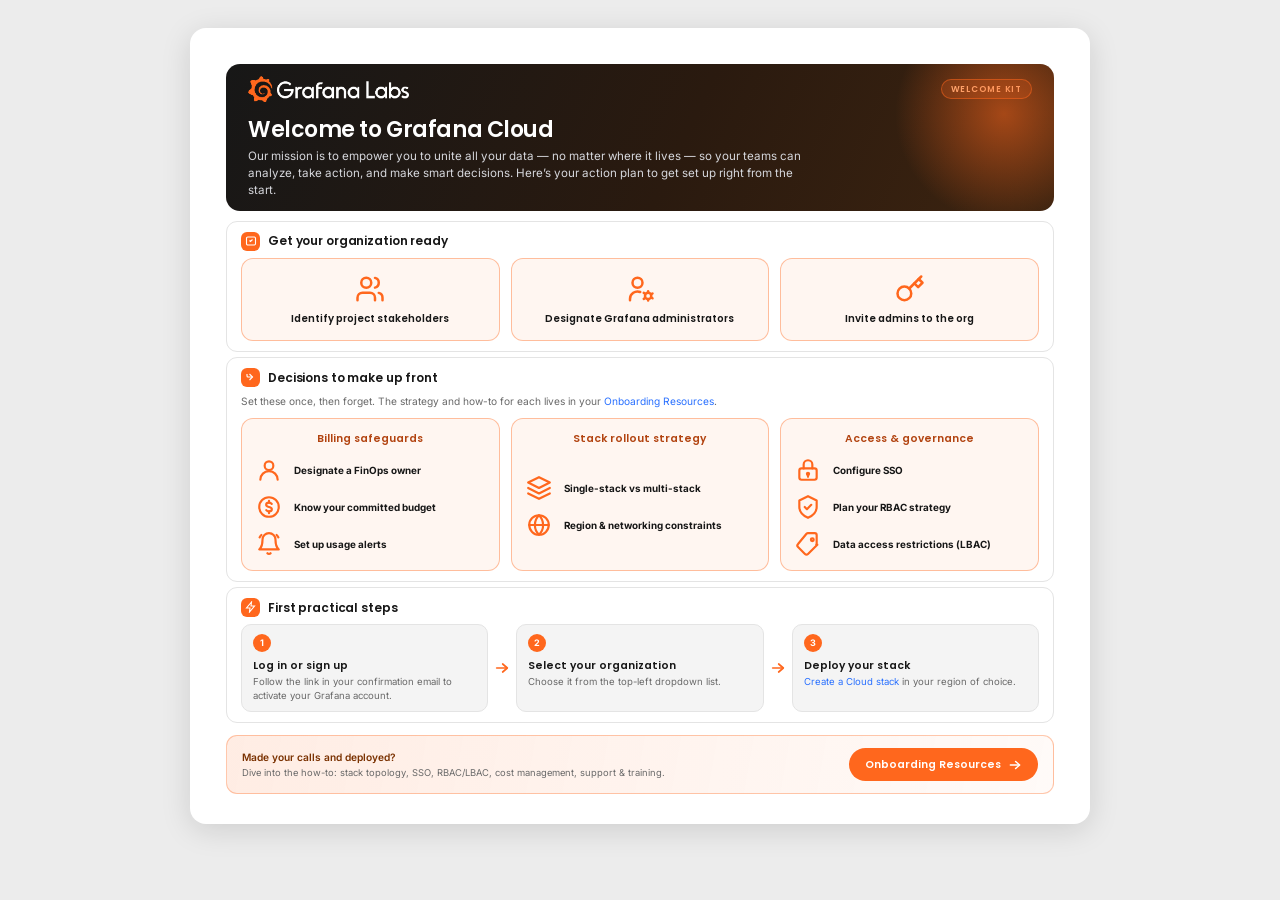
<file: index.html>
<!DOCTYPE html>
<html lang="en">
<head>
<meta charset="utf-8">
<meta name="viewport" content="width=device-width, initial-scale=1">
<title>Grafana Cloud Welcome Kit</title>
<link rel="stylesheet" href="assets/styles.css">
</head>
<body>

  <!-- HERO -->
  <div class="hero">
    <div class="hero-top">
      <img class="brand-logo" src="grafana-labs-logo-white.png" alt="Grafana Labs">
      <span class="brand-tier">Welcome Kit</span>
    </div>
    <h1>Welcome to <span>Grafana Cloud</span></h1>
    <p>Our mission is to empower you to unite all your data — no matter where it lives — so your teams can analyze, take action, and make smart decisions. Here’s your action plan to get set up right from the start.</p>
  </div>

  <!-- GET YOUR ORG READY -->
  <div class="card" style="margin-bottom:5px;">
    <h2><span class="ic"><svg viewBox="0 0 24 24" fill="none" stroke="#fff" stroke-width="2.2"><path d="M9 11l2 2 4-4"/><rect x="3" y="4" width="18" height="16" rx="2.5"/></svg></span>Get your organization ready</h2>
    <div class="grid cols-3">
      <div class="tile">
        <span class="t-ico"><svg viewBox="0 0 24 24" fill="none" stroke="currentColor" stroke-width="2" stroke-linecap="round" stroke-linejoin="round"><path d="M16 21v-2a4 4 0 0 0-4-4H6a4 4 0 0 0-4 4v2"/><circle cx="9" cy="7" r="4"/><path d="M22 21v-2a4 4 0 0 0-3-3.87"/><path d="M16 3.13a4 4 0 0 1 0 7.75"/></svg></span>
        <span class="t-label">Identify project stakeholders</span>
      </div>
      <div class="tile">
        <span class="t-ico"><svg viewBox="0 0 24 24" fill="none" stroke="currentColor" stroke-width="2" stroke-linecap="round" stroke-linejoin="round"><circle cx="10" cy="7" r="4"/><path d="M4 21v-1a6 6 0 0 1 8.2-5.6"/><circle cx="18.5" cy="17.5" r="2.5"/><path d="M18.5 13.8v1.1M18.5 21.2v-1.1M22 15.6l-.95.55M15.95 19.35l-.95.55M22 19.4l-.95-.55M15.95 15.65l-.95-.55"/></svg></span>
        <span class="t-label">Designate Grafana administrators</span>
      </div>
      <div class="tile">
        <span class="t-ico"><svg viewBox="0 0 24 24" fill="none" stroke="currentColor" stroke-width="2" stroke-linecap="round" stroke-linejoin="round"><circle cx="7.5" cy="15.5" r="5.5"/><path d="m21 2-9.6 9.6"/><path d="m15.5 7.5 3 3L22 7l-3-3"/></svg></span>
        <span class="t-label">Invite admins to the org</span>
      </div>
    </div>
  </div>

  <!-- DECISIONS TO MAKE UP FRONT -->
  <div class="card" style="margin-bottom:5px;">
    <h2><span class="ic"><svg viewBox="0 0 24 24" fill="none" stroke="#fff" stroke-width="2.2"><path d="M9 18l6-6-6-6"/><path d="M4 6v4a2 2 0 002 2h9"/></svg></span>Decisions to make up front</h2>
    <p class="sub" style="margin:0 0 9px;">Set these once, then forget. The strategy and how-to for each lives in your <a href="resources/">Onboarding Resources</a>.</p>
    <div class="grid cols-3">

      <div class="dcard">
        <div class="dcard-title"><a href="resources/#cost">Billing safeguards</a></div>
        <div class="dcard-body">
          <div class="drow"><span class="d-ico"><svg viewBox="0 0 24 24" fill="none" stroke="currentColor" stroke-width="2" stroke-linecap="round" stroke-linejoin="round"><circle cx="12" cy="8" r="4"/><path d="M4 21a8 8 0 0 1 16 0"/></svg></span><span class="d-text">Designate a FinOps owner</span></div>
          <div class="drow"><span class="d-ico"><svg viewBox="0 0 24 24" fill="none" stroke="currentColor" stroke-width="2" stroke-linecap="round" stroke-linejoin="round"><circle cx="12" cy="12" r="9"/><path d="M14.5 9.2c-.5-.7-1.5-1.2-2.5-1.2-1.5 0-2.6.8-2.6 2s1.1 1.7 2.6 2 2.6.8 2.6 2-1.1 2-2.6 2c-1 0-2-.5-2.5-1.2"/><path d="M12 6.2V8M12 16v1.8"/></svg></span><span class="d-text">Know your committed budget</span></div>
          <div class="drow"><span class="d-ico"><svg viewBox="0 0 24 24" fill="none" stroke="currentColor" stroke-width="2" stroke-linecap="round" stroke-linejoin="round"><path d="M18 8a6 6 0 0 0-12 0c0 7-3 9-3 9h18s-3-2-3-9"/><path d="M10.5 20.5a2 2 0 0 0 3 0"/><path d="M20.7 5.9A9 9 0 0 0 19 3.6M3.3 5.9A9 9 0 0 1 5 3.6"/></svg></span><span class="d-text">Set up usage alerts</span></div>
        </div>
      </div>

      <div class="dcard">
        <div class="dcard-title"><a href="resources/#stack">Stack rollout strategy</a></div>
        <div class="dcard-body">
          <div class="drow"><span class="d-ico"><svg viewBox="0 0 24 24" fill="none" stroke="currentColor" stroke-width="2" stroke-linecap="round" stroke-linejoin="round"><path d="M12 2 2 7l10 5 10-5-10-5z"/><path d="m2 12 10 5 10-5"/><path d="m2 17 10 5 10-5"/></svg></span><span class="d-text">Single-stack vs multi-stack</span></div>
          <div class="drow"><span class="d-ico"><svg viewBox="0 0 24 24" fill="none" stroke="currentColor" stroke-width="2" stroke-linecap="round" stroke-linejoin="round"><circle cx="12" cy="12" r="9"/><path d="M3 12h18"/><path d="M12 3c2.5 2.5 3.8 5.7 3.8 9S14.5 18.5 12 21c-2.5-2.5-3.8-5.7-3.8-9S9.5 5.5 12 3z"/></svg></span><span class="d-text">Region &amp; networking constraints</span></div>
        </div>
      </div>

      <div class="dcard">
        <div class="dcard-title"><a href="resources/#access">Access &amp; governance</a></div>
        <div class="dcard-body">
          <div class="drow"><span class="d-ico"><svg viewBox="0 0 24 24" fill="none" stroke="currentColor" stroke-width="2" stroke-linecap="round" stroke-linejoin="round"><rect x="4" y="10.5" width="16" height="10.5" rx="2"/><path d="M8 10.5V7a4 4 0 0 1 8 0v3.5"/><circle cx="12" cy="15.5" r="1"/><path d="M12 16.5v1.8"/></svg></span><span class="d-text">Configure SSO</span></div>
          <div class="drow"><span class="d-ico"><svg viewBox="0 0 24 24" fill="none" stroke="currentColor" stroke-width="2" stroke-linecap="round" stroke-linejoin="round"><path d="M12 2 4 6v6c0 5 3.5 8 8 10 4.5-2 8-5 8-10V6z"/><path d="m9 12 2 2 4-4"/></svg></span><span class="d-text">Plan your RBAC strategy</span></div>
          <div class="drow"><span class="d-ico"><svg viewBox="0 0 24 24" fill="none" stroke="currentColor" stroke-width="2" stroke-linecap="round" stroke-linejoin="round"><path d="M20.6 12.6 12 21.2a2 2 0 0 1-2.8 0l-6.4-6.4a2 2 0 0 1 0-2.8L10.6 2.6A2 2 0 0 1 12 2h6.2a1.8 1.8 0 0 1 1.8 1.8V11a2 2 0 0 1-.4 1.6z"/><circle cx="16" cy="8" r="1.3"/></svg></span><span class="d-text">Data access restrictions (LBAC)</span></div>
        </div>
      </div>

    </div>
  </div>

  <!-- FIRST STEPS AS ADMIN -->
  <div class="card">
    <h2><span class="ic"><svg viewBox="0 0 24 24" fill="none" stroke="#fff" stroke-width="2.2"><path d="M13 2L3 14h7l-1 8 10-12h-7z"/></svg></span>First practical steps</h2>
    <div class="flow">
      <div class="flow-box">
        <div class="flow-num">1</div>
        <div class="flow-title">Log in or sign up</div>
        <div class="flow-desc">Follow the link in your confirmation email to activate your Grafana account.</div>
      </div>
      <div class="flow-arrow"><svg viewBox="0 0 24 24" fill="none" stroke="currentColor" stroke-width="2.5" stroke-linecap="round" stroke-linejoin="round"><path d="M4 12h15"/><path d="M13 6l7 6-7 6"/></svg></div>
      <div class="flow-box">
        <div class="flow-num">2</div>
        <div class="flow-title">Select your organization</div>
        <div class="flow-desc">Choose it from the top-left dropdown list.</div>
      </div>
      <div class="flow-arrow"><svg viewBox="0 0 24 24" fill="none" stroke="currentColor" stroke-width="2.5" stroke-linecap="round" stroke-linejoin="round"><path d="M4 12h15"/><path d="M13 6l7 6-7 6"/></svg></div>
      <div class="flow-box">
        <div class="flow-num">3</div>
        <div class="flow-title">Deploy your stack</div>
        <div class="flow-desc"><a href="https://grafana.com/docs/grafana-cloud/security-and-account-management/cloud-stacks/create-update-stacks">Create a Cloud stack</a> in your region of choice.</div>
      </div>
    </div>
  </div>

  <!-- CTA TO RESOURCES -->
  <div class="cta-banner">
    <span class="cta-text">Made your calls and deployed?
      <span class="cta-sub">Dive into the how-to: stack topology, SSO, RBAC/LBAC, cost management, support &amp; training.</span>
    </span>
    <a class="cta-btn" href="resources/">Onboarding Resources
      <svg viewBox="0 0 24 24" fill="none" stroke="currentColor" stroke-width="2.5" stroke-linecap="round" stroke-linejoin="round"><path d="M4 12h15"/><path d="M13 6l7 6-7 6"/></svg>
    </a>
  </div>

</body>
</html>
</file>
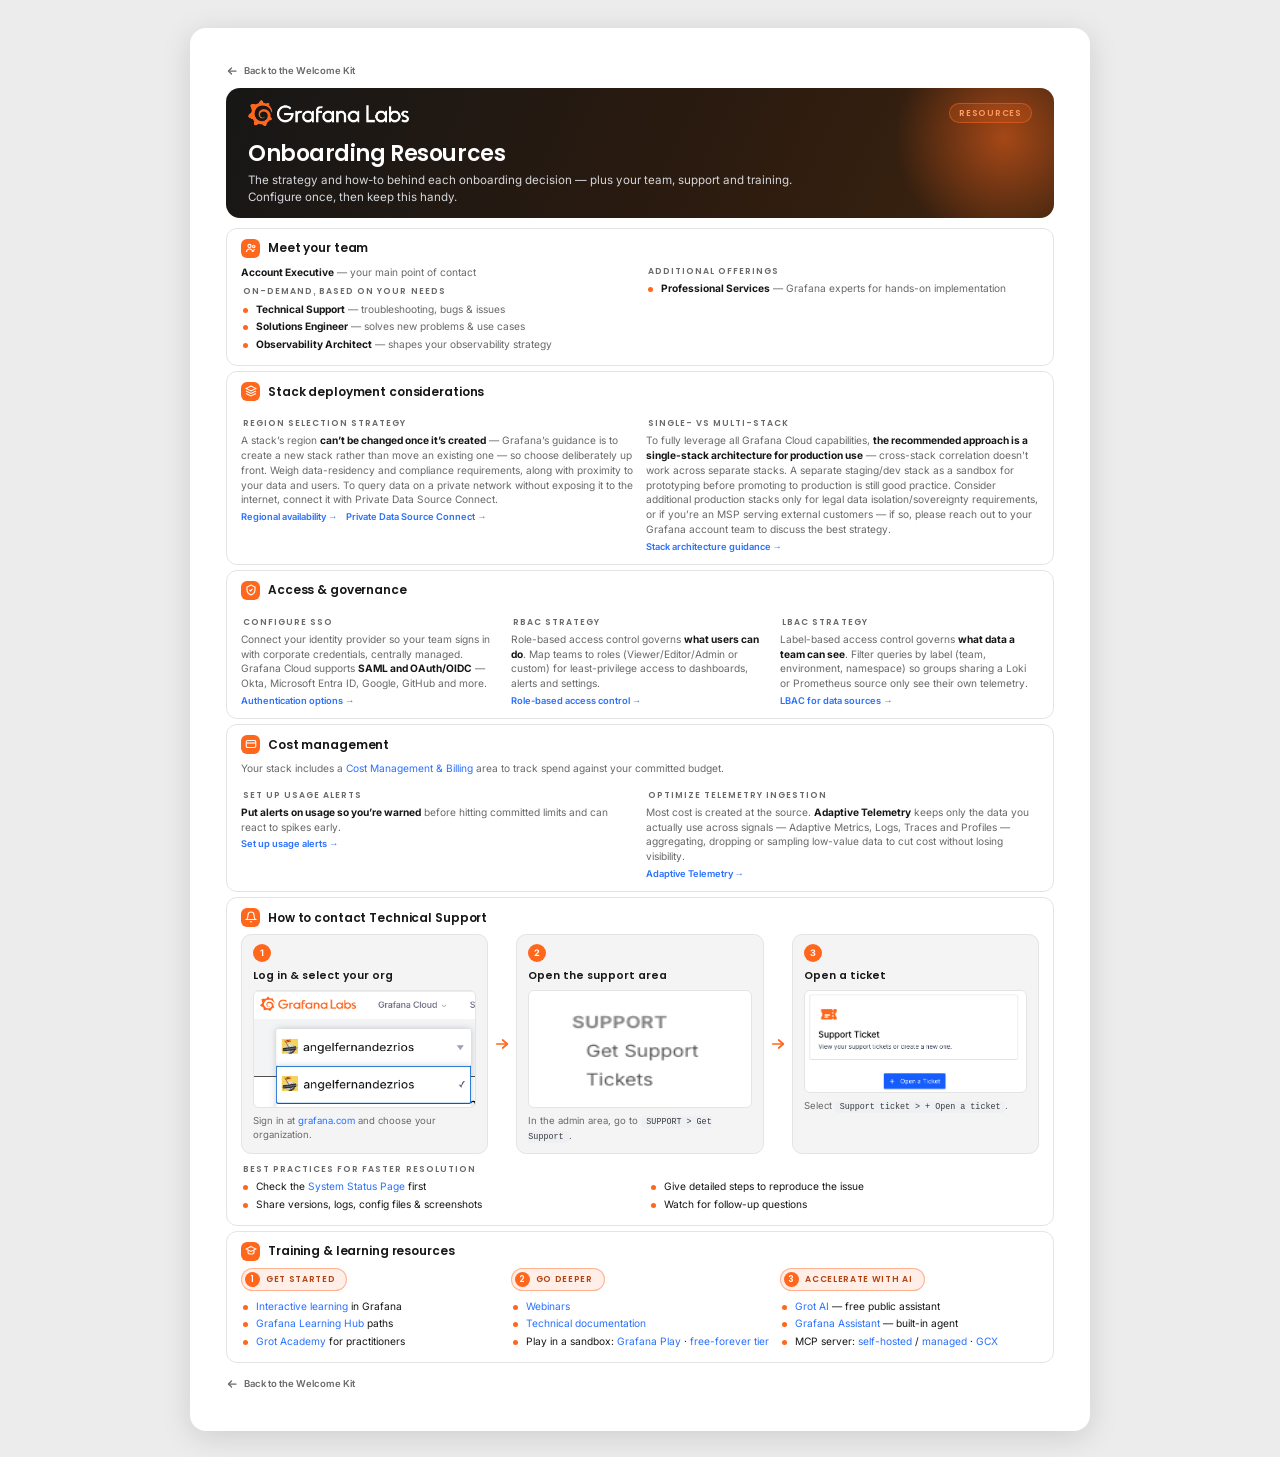
<file: resources/index.html>
<!DOCTYPE html>
<html lang="en">
<head>
<meta charset="utf-8">
<meta name="viewport" content="width=device-width, initial-scale=1">
<title>Grafana Cloud — Onboarding Resources</title>
<link rel="stylesheet" href="../assets/styles.css">
</head>
<body>

  <a class="backlink" href="../"><svg viewBox="0 0 24 24" fill="none" stroke="currentColor" stroke-width="2.5" stroke-linecap="round" stroke-linejoin="round"><path d="M20 12H5"/><path d="M11 6l-6 6 6 6"/></svg>Back to the Welcome Kit</a>

  <!-- HERO -->
  <div class="hero">
    <div class="hero-top">
      <img class="brand-logo" src="../grafana-labs-logo-white.png" alt="Grafana Labs">
      <span class="brand-tier">Resources</span>
    </div>
    <h1>Onboarding <span>Resources</span></h1>
    <p>The strategy and how-to behind each onboarding decision — plus your team, support and training. Configure once, then keep this handy.</p>
  </div>

  <!-- MEET YOUR TEAM -->
  <div class="card" id="team" style="margin-bottom:5px;">
    <h2><span class="ic"><svg viewBox="0 0 24 24" fill="none" stroke="#fff" stroke-width="2.2"><circle cx="9" cy="8" r="3.2"/><path d="M3 20c0-3.3 2.7-6 6-6s6 2.7 6 6"/><circle cx="17.5" cy="9" r="2.4"/><path d="M16 20c0-2.6 1.4-4.6 4-5"/></svg></span>Meet your team</h2>
    <div class="grid cols-2">
      <div>
        <div class="team-role">
          <span class="r-title">Account Executive</span> <span class="r-desc">— your main point of contact</span>
        </div>
        <div class="section-label" style="margin-top:4px;">On-demand, based on your needs</div>
        <ul>
          <li><strong>Technical Support</strong> <span class="sub">— troubleshooting, bugs &amp; issues</span></li>
          <li><strong>Solutions Engineer</strong> <span class="sub">— solves new problems &amp; use cases</span></li>
          <li><strong>Observability Architect</strong> <span class="sub">— shapes your observability strategy</span></li>
        </ul>
      </div>
      <div>
        <div class="section-label" style="margin-top:0;">Additional offerings</div>
        <ul>
          <li><strong>Professional Services</strong> <span class="sub">— Grafana experts for hands-on implementation</span></li>
        </ul>
      </div>
    </div>
  </div>

  <!-- STACK DEPLOYMENT CONSIDERATIONS -->
  <div class="card" id="stack" style="margin-bottom:5px;">
    <h2><span class="ic"><svg viewBox="0 0 24 24" fill="none" stroke="#fff" stroke-width="2.2"><path d="M12 2L2 7l10 5 10-5-10-5z"/><path d="M2 12l10 5 10-5"/><path d="M2 17l10 5 10-5"/></svg></span>Stack deployment considerations</h2>
    <div class="grid cols-2">
      <div>
        <div class="section-label">Region selection strategy</div>
        <p class="sub" style="margin:0;">A stack’s region <strong>can’t be changed once it’s created</strong> — Grafana’s guidance is to create a new stack rather than move an existing one — so choose deliberately up front. Weigh data-residency and compliance requirements, along with proximity to your data and users. To query data on a private network without exposing it to the internet, connect it with Private Data Source Connect.</p>
        <a class="learn" href="https://grafana.com/docs/grafana-cloud/security-and-account-management/regional-availability/">Regional availability →</a> &nbsp;
        <a class="learn" href="https://grafana.com/docs/grafana-cloud/connect-externally-hosted/private-data-source-connect/">Private Data Source Connect →</a>
      </div>
      <div>
        <div class="section-label">Single- vs multi-stack</div>
        <p class="sub" style="margin:0;">To fully leverage all Grafana Cloud capabilities, <strong>the recommended approach is a single-stack architecture for production use</strong> — cross-stack correlation doesn’t work across separate stacks. A separate staging/dev stack as a sandbox for prototyping before promoting to production is still good practice. Consider additional production stacks only for legal data isolation/sovereignty requirements, or if you’re an MSP serving external customers — if so, please reach out to your Grafana account team to discuss the best strategy.</p>
        <a class="learn" href="https://grafana.com/docs/grafana-cloud/security-and-account-management/cloud-stacks/stack-architecture-guidance/">Stack architecture guidance →</a>
      </div>
    </div>
  </div>

  <!-- ACCESS & GOVERNANCE -->
  <div class="card" id="access" style="margin-bottom:5px;">
    <h2><span class="ic"><svg viewBox="0 0 24 24" fill="none" stroke="#fff" stroke-width="2.2"><path d="M12 2l8 4v6c0 5-3.5 8-8 10-4.5-2-8-5-8-10V6z"/><path d="M9 12l2 2 4-4"/></svg></span>Access &amp; governance</h2>
    <div class="grid cols-3">
      <div>
        <div class="section-label">Configure SSO</div>
        <p class="sub" style="margin:0;">Connect your identity provider so your team signs in with corporate credentials, centrally managed. Grafana Cloud supports <strong>SAML and OAuth/OIDC</strong> — Okta, Microsoft Entra ID, Google, GitHub and more.</p>
        <a class="learn" href="https://grafana.com/docs/grafana/latest/setup-grafana/configure-access/configure-authentication/">Authentication options →</a>
      </div>
      <div>
        <div class="section-label">RBAC strategy</div>
        <p class="sub" style="margin:0;">Role-based access control governs <strong>what users can do</strong>. Map teams to roles (Viewer/Editor/Admin or custom) for least-privilege access to dashboards, alerts and settings.</p>
        <a class="learn" href="https://grafana.com/docs/grafana/latest/administration/roles-and-permissions/access-control/">Role-based access control →</a>
      </div>
      <div>
        <div class="section-label">LBAC strategy</div>
        <p class="sub" style="margin:0;">Label-based access control governs <strong>what data a team can see</strong>. Filter queries by label (team, environment, namespace) so groups sharing a Loki or Prometheus source only see their own telemetry.</p>
        <a class="learn" href="https://grafana.com/docs/grafana/latest/administration/data-source-management/teamlbac/">LBAC for data sources →</a>
      </div>
    </div>
  </div>

  <!-- COST MANAGEMENT -->
  <div class="card" id="cost" style="margin-bottom:5px;">
    <h2><span class="ic"><svg viewBox="0 0 24 24" fill="none" stroke="#fff" stroke-width="2.2"><rect x="2.5" y="5" width="19" height="14" rx="2.5"/><path d="M2.5 10h19"/></svg></span>Cost management</h2>
    <p class="sub" style="margin:0 0 4px;">Your stack includes a <a href="https://grafana.com/docs/grafana-cloud/cost-management-and-billing/">Cost Management &amp; Billing</a> area to track spend against your committed budget.</p>
    <div class="grid cols-2">
      <div>
        <div class="section-label">Set up usage alerts</div>
        <p class="sub" style="margin:0;"><strong>Put alerts on usage so you’re warned</strong> before hitting committed limits and can react to spikes early.</p>
        <a class="learn" href="https://grafana.com/docs/grafana-cloud/cost-management-and-billing/set-up/set-up-usage-alerts/">Set up usage alerts →</a>
      </div>
      <div>
        <div class="section-label">Optimize telemetry ingestion</div>
        <p class="sub" style="margin:0;">Most cost is created at the source. <strong>Adaptive Telemetry</strong> keeps only the data you actually use across signals — Adaptive Metrics, Logs, Traces and Profiles — aggregating, dropping or sampling low-value data to cut cost without losing visibility.</p>
        <a class="learn" href="https://grafana.com/docs/grafana-cloud/adaptive-telemetry/">Adaptive Telemetry →</a>
      </div>
    </div>
  </div>

  <!-- SUPPORT -->
  <div class="card" id="support" style="margin-bottom:5px;">
    <h2><span class="ic"><svg viewBox="0 0 24 24" fill="none" stroke="#fff" stroke-width="2.2"><path d="M18 8A6 6 0 006 8c0 7-3 9-3 9h18s-3-2-3-9"/><path d="M10.5 21a2 2 0 003 0"/></svg></span>How to contact Technical Support</h2>
    <div class="flow">
      <div class="flow-box">
        <div class="flow-num">1</div>
        <div class="flow-title">Log in &amp; select your org</div>
        <img class="step-img" src="../images/support-1.png" alt="Select your organization from the dropdown">
        <div class="flow-desc">Sign in at <a href="https://grafana.com">grafana.com</a> and choose your organization.</div>
      </div>
      <div class="flow-arrow"><svg viewBox="0 0 24 24" fill="none" stroke="currentColor" stroke-width="2.5" stroke-linecap="round" stroke-linejoin="round"><path d="M4 12h15"/><path d="M13 6l7 6-7 6"/></svg></div>
      <div class="flow-box">
        <div class="flow-num">2</div>
        <div class="flow-title">Open the support area</div>
        <img class="step-img" src="../images/support-2.png" alt="Support &gt; Get Support menu">
        <div class="flow-desc">In the admin area, go to <code>SUPPORT &gt; Get Support</code>.</div>
      </div>
      <div class="flow-arrow"><svg viewBox="0 0 24 24" fill="none" stroke="currentColor" stroke-width="2.5" stroke-linecap="round" stroke-linejoin="round"><path d="M4 12h15"/><path d="M13 6l7 6-7 6"/></svg></div>
      <div class="flow-box">
        <div class="flow-num">3</div>
        <div class="flow-title">Open a ticket</div>
        <img class="step-img" src="../images/support-3.png" alt="Open a ticket">
        <div class="flow-desc">Select <code>Support ticket &gt; + Open a ticket</code>.</div>
      </div>
    </div>
    <div class="section-label">Best practices for faster resolution</div>
    <ul class="two-col-list">
      <li>Check the <a href="https://status.grafana.com/">System Status Page</a> first</li>
      <li>Share versions, logs, config files &amp; screenshots</li>
      <li>Give detailed steps to reproduce the issue</li>
      <li>Watch for follow-up questions</li>
    </ul>
  </div>

  <!-- TRAINING -->
  <div class="card" id="training">
    <h2><span class="ic"><svg viewBox="0 0 24 24" fill="none" stroke="#fff" stroke-width="2.2"><path d="M12 3L2 8l10 5 10-5-10-5z"/><path d="M6 10.5V15c0 1.5 3 3 6 3s6-1.5 6-3v-4.5"/></svg></span>Training &amp; learning resources</h2>
    <div class="grid cols-3">
      <div>
        <div class="stage-badge"><span class="stage-num">1</span>Get started</div>
        <ul>
          <li><a href="https://grafana.com/whats-new/2025-11-18-interactive-learning-in-grafana/">Interactive learning</a> in Grafana</li>
          <li><a href="https://grafana.com/docs/learning-hub/">Grafana Learning Hub</a> paths</li>
          <li><a href="https://learn.grafana.com/">Grot Academy</a> for practitioners</li>
        </ul>
      </div>
      <div>
        <div class="stage-badge"><span class="stage-num">2</span>Go deeper</div>
        <ul>
          <li><a href="https://grafana.com/videos">Webinars</a></li>
          <li><a href="https://grafana.com/docs/">Technical documentation</a></li>
          <li>Play in a sandbox: <a href="https://play.grafana.org">Grafana Play</a> · <a href="https://grafana.com/products/cloud/free-tier/">free-forever tier</a></li>
        </ul>
      </div>
      <div>
        <div class="stage-badge"><span class="stage-num">3</span>Accelerate with AI</div>
        <ul>
          <li><a href="https://grafana.com/grot/">Grot AI</a> — free public assistant</li>
          <li><a href="https://grafana.com/docs/grafana-cloud/machine-learning/assistant/">Grafana Assistant</a> — built-in agent</li>
          <li>MCP server: <a href="https://grafana.com/docs/grafana/latest/developer-resources/mcp/">self-hosted</a> / <a href="https://grafana.com/docs/grafana-cloud/machine-learning/assistant/configure/cloud-mcp/">managed</a> · <a href="https://grafana.com/docs/grafana/latest/as-code/observability-as-code/grafana-cli/gcx/">GCX</a></li>
        </ul>
      </div>
    </div>
  </div>

  <div class="pagenav">
    <a class="backlink" href="../"><svg viewBox="0 0 24 24" fill="none" stroke="currentColor" stroke-width="2.5" stroke-linecap="round" stroke-linejoin="round"><path d="M20 12H5"/><path d="M11 6l-6 6 6 6"/></svg>Back to the Welcome Kit</a>
  </div>

</body>
</html>
</file>
<file: assets/styles.css>
:root {
  --orange: #FF671D;
  --orange-light: #FF8A4D;
  --ink: #171717;
  --slate: #3A3A3A;
  --muted: #696969;
  --line: #E4E4E4;
  --bg-soft: #F4F4F4;
  --bg-card: #FFFFFF;
  --accent-blue: #2970FF;
  --accent-green: #04BC4C;
}

/* Fonts live at repo-root /fonts; this stylesheet is in /assets, so paths go up one level */
@font-face {
  font-family: 'Inter';
  src: url('../fonts/Inter-Regular.woff2') format('woff2');
  font-weight: 400; font-style: normal; font-display: swap;
}
@font-face {
  font-family: 'Inter';
  src: url('../fonts/Inter-SemiBold.woff2') format('woff2');
  font-weight: 600; font-style: normal; font-display: swap;
}
@font-face {
  font-family: 'Inter';
  src: url('../fonts/Inter-Bold.woff2') format('woff2');
  font-weight: 700; font-style: normal; font-display: swap;
}
@font-face {
  font-family: 'Poppins';
  src: url('../fonts/Poppins-SemiBold.ttf') format('truetype');
  font-weight: 600; font-style: normal; font-display: swap;
}

* { box-sizing: border-box; }

html, body {
  margin: 0;
  padding: 0;
  font-family: "Inter", "Helvetica Neue", Helvetica, Arial, sans-serif;
  color: var(--ink);
  font-size: 10.2px;
  line-height: 1.45;
  font-feature-settings: "cv11", "ss01";
  -webkit-print-color-adjust: exact;
  print-color-adjust: exact;
}

@page {
  size: A4;
  margin: 12mm 11mm;
}

/* ============================================================
   SCREEN (web page): responsive centered "document".
   Print/PDF is unaffected — it uses the @page rules above.
   ============================================================ */
@media screen {
  html { background: #ECECEC; }
  body {
    max-width: 900px;
    margin: 28px auto;
    padding: 36px 36px 30px;
    background: #fff;
    border-radius: 16px;
    box-shadow: 0 6px 30px rgba(0,0,0,0.13);
  }
}
/* NOTE: responsive stacking rules live at the END of this stylesheet,
   so they win over the base .cols-2/.cols-3 rules by source order. */

a { color: var(--accent-blue); text-decoration: none; }
a:hover { text-decoration: underline; }

h1, h2, h3 { margin: 0; font-weight: 700; letter-spacing: -0.01em; }

/* Poppins SemiBold for headings & subheadings */
h1, h2, h3,
.section-label, .kicker, .flow-title, .brand-tier, .step-txt {
  font-family: 'Poppins', 'Helvetica Neue', Arial, sans-serif;
  font-weight: 600;
}
h1 { letter-spacing: -0.02em; }

/* ---------- Header ---------- */
.hero {
  background: linear-gradient(115deg, #171717 0%, #2A1A0F 55%, #3D2410 100%);
  border-radius: 14px;
  padding: 12px 22px;
  color: #fff;
  position: relative;
  overflow: hidden;
  margin-bottom: 10px;
}
.hero::after {
  content: "";
  position: absolute;
  right: -60px; top: -60px;
  width: 220px; height: 220px;
  background: radial-gradient(circle at center, rgba(255,103,29,0.55), rgba(255,103,29,0) 70%);
}
.hero-top { display: flex; align-items: center; gap: 11px; margin-bottom: 16px; }
.brand-logo { height: 26px; width: auto; display: block; }
.brand-tier {
  margin-left: auto;
  font-size: 8.5px;
  text-transform: uppercase;
  letter-spacing: 0.09em;
  background: rgba(255,103,29,0.18);
  border: 1px solid rgba(255,103,29,0.5);
  color: #FFB98A;
  padding: 3px 9px;
  border-radius: 999px;
  font-weight: 600;
}
.hero h1 { font-size: 22px; line-height: 1.1; margin-bottom: 6px; }
.hero h1 span { color: #FFFFFF; }
.hero p { margin: 0; max-width: 570px; color: #D6D7DC; font-size: 11.6px; }

/* ---------- Layout ---------- */
.grid { display: grid; gap: 11px; }
.cols-2 { grid-template-columns: 1fr 1fr; }
.cols-3 { grid-template-columns: 1fr 1fr 1fr; }

.card {
  background: var(--bg-card);
  border: 1px solid var(--line);
  border-radius: 11px;
  padding: 10px 14px;
  break-inside: avoid;
}
.card.soft { background: var(--bg-soft); }

.card h2 {
  font-size: 12px;
  display: flex;
  align-items: center;
  gap: 8px;
  margin-bottom: 7px;
  color: var(--ink);
}
.ic {
  width: 19px; height: 19px; flex: 0 0 19px;
  border-radius: 6px;
  background: var(--orange);
  display: inline-flex; align-items: center; justify-content: center;
  color: #fff;
}
.ic svg { width: 12px; height: 12px; }

ul { margin: 0; padding-left: 0; list-style: none; }
li { position: relative; padding-left: 15px; margin-bottom: 3px; }
li::before {
  content: "";
  position: absolute; left: 2px; top: 6px;
  width: 5px; height: 5px; border-radius: 50%;
  background: var(--orange);
}
li.check { padding-left: 20px; margin-bottom: 9px; line-height: 1.5; }
li.check:last-child { margin-bottom: 0; }
li.check::before {
  content: "";
  left: 0; top: 1px;
  width: 12px; height: 12px; border-radius: 3px;
  background: #fff;
  border: 1.6px solid #AFAFAF;
}
.sub { color: var(--muted); }
strong { color: var(--ink); }

/* step chips */
.steps { display: flex; gap: 9px; }
.step {
  flex: 1;
  background: var(--bg-soft);
  border: 1px solid var(--line);
  border-radius: 10px;
  padding: 8px 12px;
  position: relative;
}
.step-num {
  font-size: 8px; font-weight: 700; color: var(--orange);
  letter-spacing: 0.1em; text-transform: uppercase;
}
.step-txt { font-weight: 600; font-size: 10.4px; margin-top: 2px; }

.team-role { margin-bottom: 6px; }
.team-role .r-title { font-weight: 700; }
.team-role .r-desc { color: var(--muted); }

.kicker {
  font-size: 8px; text-transform: uppercase; letter-spacing: 0.1em;
  color: var(--orange); font-weight: 700; margin-bottom: 3px;
}

.tag {
  display:inline-block; font-size: 8.2px; font-weight: 600;
  background: #EEF1F6; color: var(--accent-blue);
  padding: 1px 7px; border-radius: 999px; margin-right:3px;
}

.callout {
  margin-top: 9px;
  background: linear-gradient(100deg, rgba(255,103,29,0.10), rgba(255,103,29,0.03));
  border: 1px solid rgba(255,103,29,0.35);
  border-radius: 8px;
  padding: 8px 11px;
  font-weight: 600;
  color: #9A3D00;
}

/* arrow-joined flow boxes */
.flow { display: flex; align-items: stretch; margin-top: 4px; }
.flow-box {
  flex: 1;
  background: var(--bg-soft);
  border: 1px solid var(--line);
  border-radius: 10px;
  padding: 9px 11px;
}
.flow-num {
  width: 18px; height: 18px; border-radius: 50%;
  background: var(--orange); color: #fff;
  font-size: 9px; font-weight: 700;
  display: flex; align-items: center; justify-content: center;
  margin-bottom: 6px;
}
.flow-title { font-weight: 700; font-size: 10.6px; margin-bottom: 2px; }
.step-img {
  display: block; width: 100%; height: auto; max-height: 118px;
  margin: 7px 0 6px;
  border: 1px solid var(--line); border-radius: 6px;
  background: #fff;
}
.flow-desc { color: var(--muted); font-size: 9.6px; line-height: 1.4; }
.flow-desc code { font-size: 8.4px; }
.flow-arrow {
  flex: 0 0 28px;
  display: flex; align-items: center; justify-content: center;
  color: var(--orange);
}
.flow-arrow svg { width: 16px; height: 16px; }

code {
  background: #EEF0F3; border-radius: 4px; padding: 1px 5px;
  font-family: "SF Mono", ui-monospace, Menlo, monospace; font-size: 9px;
  color: var(--slate);
}

.section-label {
  font-size: 8.5px; text-transform: uppercase; letter-spacing: 0.12em;
  color: var(--muted); font-weight: 700; margin: 9px 2px 4px;
}

/* Numbered "pathway" pills (Training) — WELCOME KIT badge style */
.stage-badge {
  display: inline-flex; align-items: center; gap: 6px;
  font-family: 'Poppins', 'Helvetica Neue', Arial, sans-serif;
  font-weight: 600; font-size: 8.5px;
  text-transform: uppercase; letter-spacing: 0.08em;
  color: #B24310;
  background: rgba(255,103,29,0.10);
  border: 1px solid rgba(255,103,29,0.45);
  padding: 3px 11px 3px 3px;
  border-radius: 999px;
  margin-bottom: 8px;
}
.stage-num {
  width: 15px; height: 15px; border-radius: 50%;
  background: var(--orange); color: #fff;
  display: inline-flex; align-items: center; justify-content: center;
  font-size: 8.5px; font-weight: 700;
}

/* deep-dive "learn more" links + decision items */
.learn { display: inline-block; font-weight: 600; font-size: 9.3px; margin-top: 3px; }
.card[id] { scroll-margin-top: 18px; }
li.check .d-title { font-weight: 700; }
li.check .learn { margin-top: 0; margin-left: 4px; }

/* ---------- Visual icon tiles ("Get your organization ready") ---------- */
.tile {
  background: rgba(255,103,29,0.06);
  border: 1px solid rgba(255,103,29,0.40);
  border-radius: 12px;
  padding: 15px 12px;
  text-align: center;
  display: flex; flex-direction: column; align-items: center; gap: 8px;
}
.tile .t-ico { color: var(--orange); display: flex; }
.tile .t-ico svg { width: 30px; height: 30px; }
.tile .t-label {
  font-family: 'Poppins', 'Helvetica Neue', Arial, sans-serif;
  font-weight: 600; font-size: 10.2px; color: var(--ink); line-height: 1.3;
}

/* ---------- Decision cards ("Decisions to make up front") ---------- */
.dcard {
  background: rgba(255,103,29,0.06);
  border: 1px solid rgba(255,103,29,0.40);
  border-radius: 12px;
  padding: 12px 13px 13px;
  display: flex; flex-direction: column;
}
.dcard-title {
  text-align: center;
  font-family: 'Poppins', 'Helvetica Neue', Arial, sans-serif;
  font-weight: 600; font-size: 10.6px; color: #B24310;
  margin-bottom: 11px;
}
.dcard-title a { color: inherit; }
.dcard-body { display: flex; flex-direction: column; justify-content: center; gap: 11px; flex: 1; }
.drow { display: flex; align-items: center; gap: 11px; }
.drow .d-ico { flex: 0 0 28px; color: var(--orange); display: flex; justify-content: center; }
.drow .d-ico svg { width: 26px; height: 26px; }
.drow .d-text { font-size: 9.9px; color: var(--ink); line-height: 1.3; font-weight: 700; }

/* ---------- Page-to-page navigation / CTA ---------- */
.pagenav {
  margin-top: 14px;
  display: flex; align-items: center; gap: 12px; flex-wrap: wrap;
  justify-content: space-between;
}
.cta-banner {
  margin-top: 12px;
  background: linear-gradient(100deg, rgba(255,103,29,0.12), rgba(255,103,29,0.03));
  border: 1px solid rgba(255,103,29,0.35);
  border-radius: 11px;
  padding: 12px 15px;
  display: flex; align-items: center; gap: 14px; flex-wrap: wrap;
  justify-content: space-between;
}
.cta-banner .cta-text { font-weight: 600; color: #7A3100; }
.cta-banner .cta-text .cta-sub { display:block; color: var(--muted); font-weight: 400; font-size: 9.4px; margin-top: 1px; }
.cta-btn {
  display: inline-flex; align-items: center; gap: 7px;
  background: var(--orange); color: #fff;
  font-family: 'Poppins', 'Helvetica Neue', Arial, sans-serif;
  font-weight: 600; font-size: 10.5px;
  padding: 9px 16px; border-radius: 999px; text-decoration: none;
  white-space: nowrap;
}
.cta-btn:hover { text-decoration: none; filter: brightness(1.06); }
.cta-btn svg { width: 14px; height: 14px; }
.backlink {
  display: inline-flex; align-items: center; gap: 6px;
  color: var(--muted); font-size: 9.5px; font-weight: 600;
  margin-bottom: 10px;
}
.backlink svg { width: 12px; height: 12px; }

.footer {
  margin-top: 8px;
  border-top: 1px solid var(--line);
  padding-top: 6px;
  display: flex; align-items: center; gap: 10px;
  color: var(--muted); font-size: 8.8px;
}
.footer .dot {
  width: 5px; height: 5px; border-radius: 50%;
  background: var(--orange); display: inline-block;
}
.footer-right { margin-left: auto; }

.two-col-list { columns: 2; column-gap: 18px; }
.two-col-list li { break-inside: avoid; }

/* Numbered list — replaces the orange dot with an orange "1." marker */
ol.num-list { counter-reset: step; list-style: none; margin: 0; padding-left: 0; }
ol.num-list li { padding-left: 18px; }
ol.num-list li::before {
  counter-increment: step;
  content: counter(step) ".";
  left: 0; top: 0;
  width: auto; height: auto;
  background: none; border-radius: 0;
  color: var(--orange); font-weight: 700;
  font-family: 'Poppins', 'Helvetica Neue', Arial, sans-serif;
  font-size: 9.5px;
}

/* ============================================================
   RESPONSIVE OVERRIDES (screen only) — placed last so they win
   over the base .cols-2/.cols-3 rules by source order.
   ============================================================ */
/* Tablet / narrow: drop the training row to 2 columns */
@media screen and (max-width: 760px) {
  .cols-3 { grid-template-columns: 1fr 1fr; }
}

/* Mobile: single column, vertical step flows, full-bleed */
@media screen and (max-width: 620px) {
  body { margin: 0; padding: 22px 16px 28px; border-radius: 0; box-shadow: none; }
  .cols-2, .cols-3 { grid-template-columns: 1fr; }
  .flow { flex-direction: column; align-items: stretch; }
  .flow-arrow { transform: rotate(90deg); flex: 0 0 auto; padding: 5px 0; }
  .two-col-list { columns: 1; }
  .hero h1 { font-size: 20px; }
  .hero p { font-size: 11px; }
}
</file>
